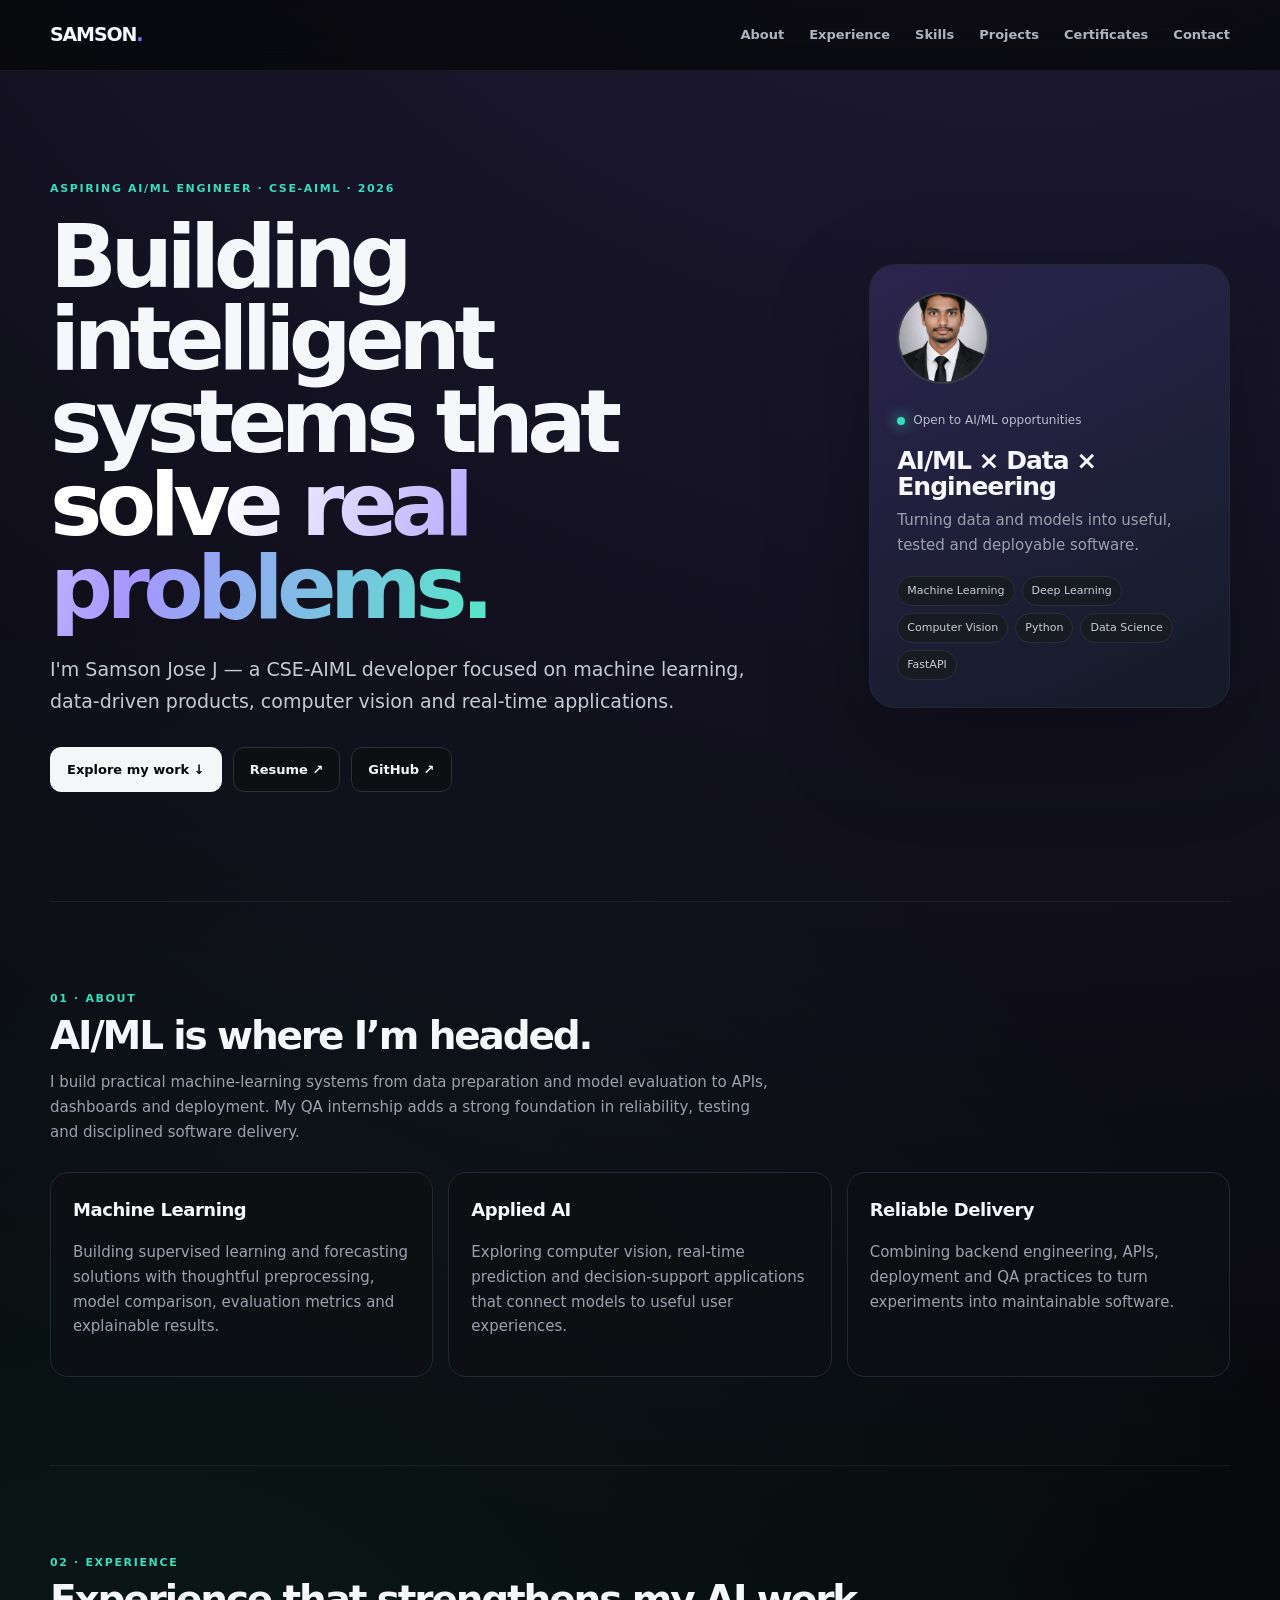
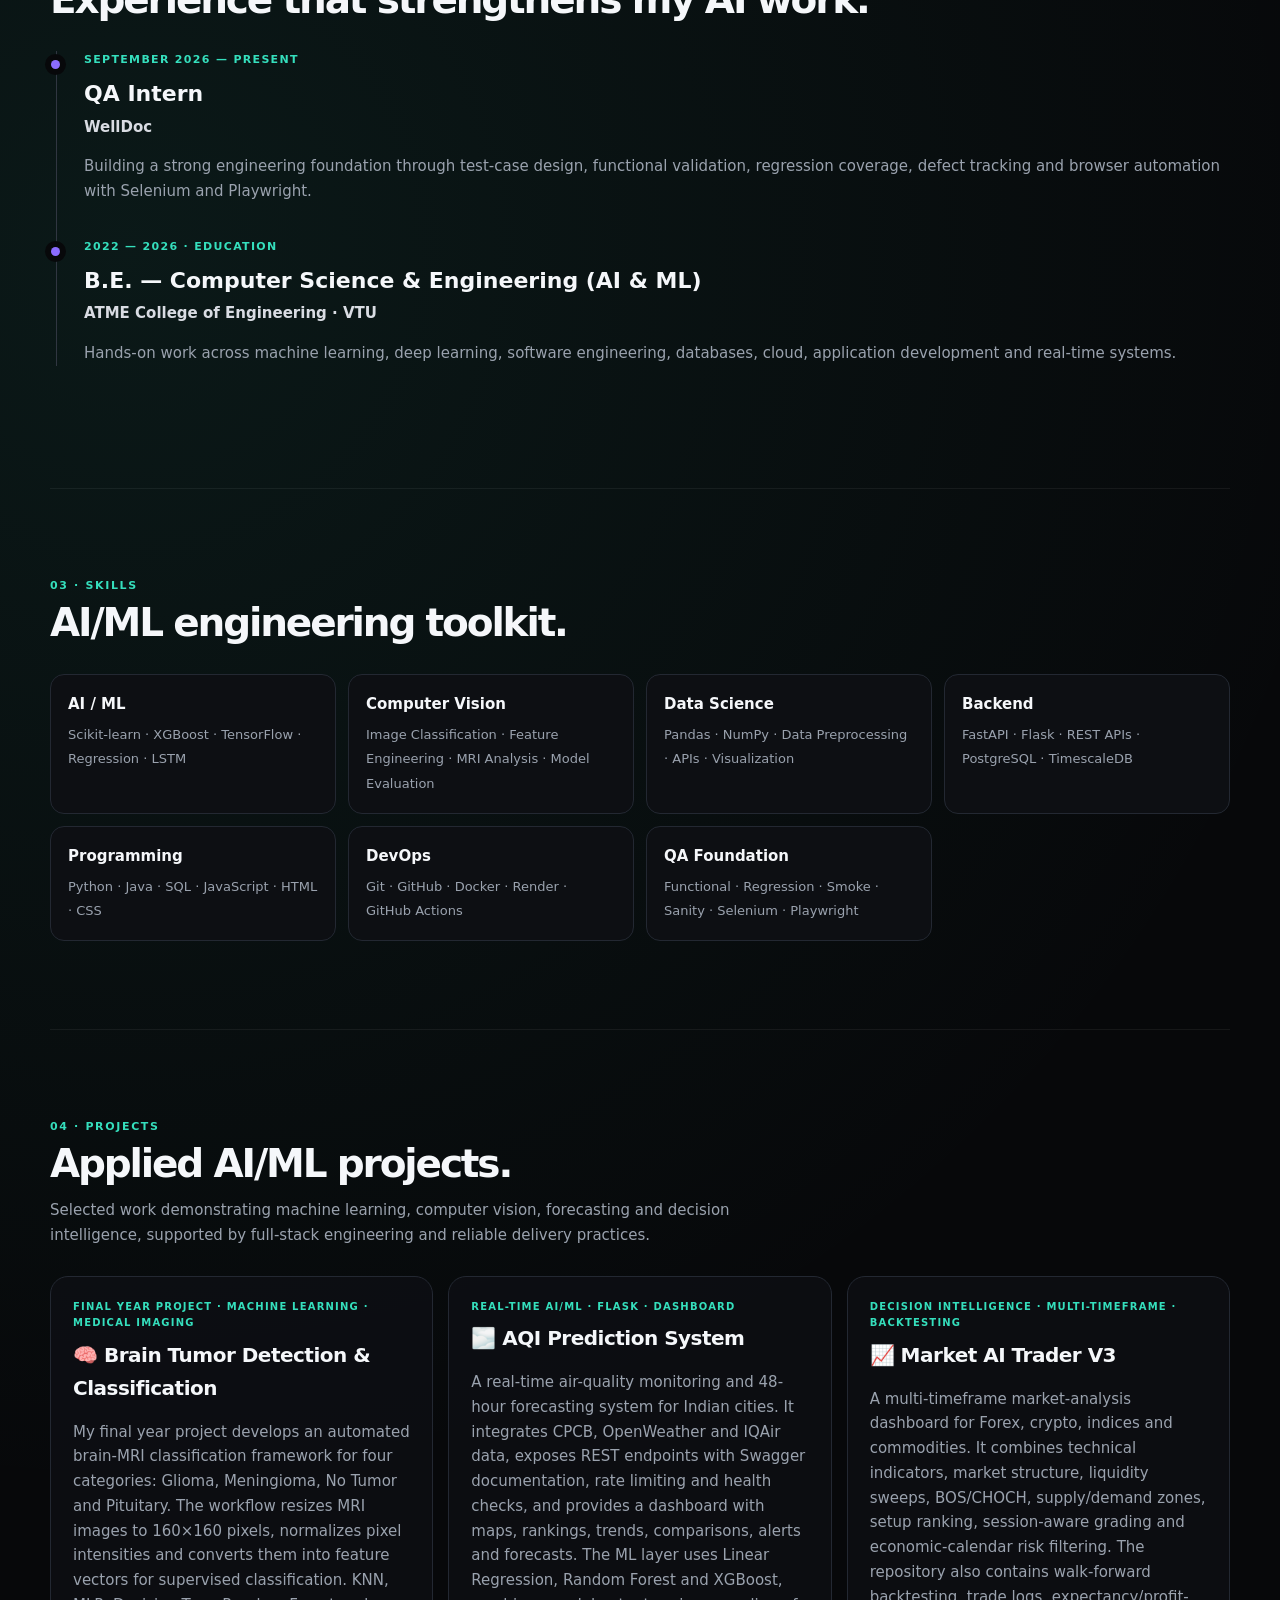
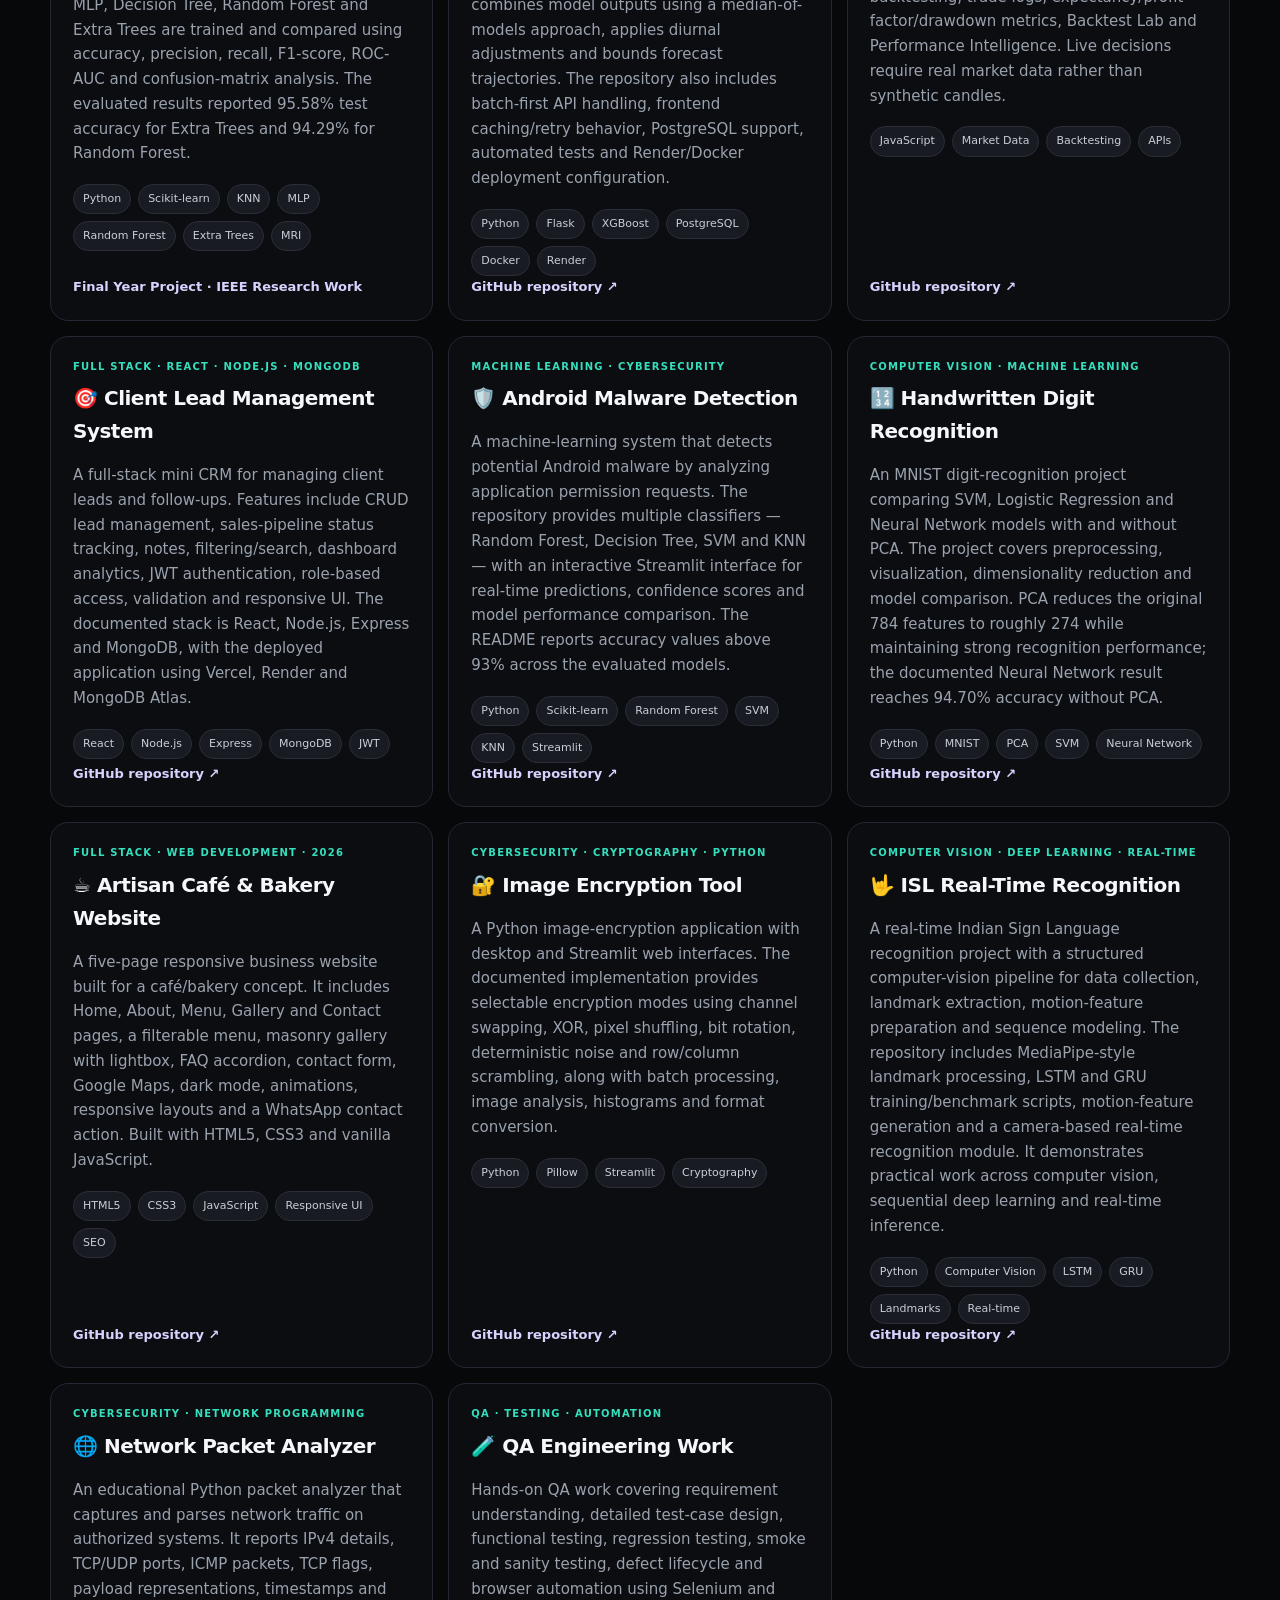
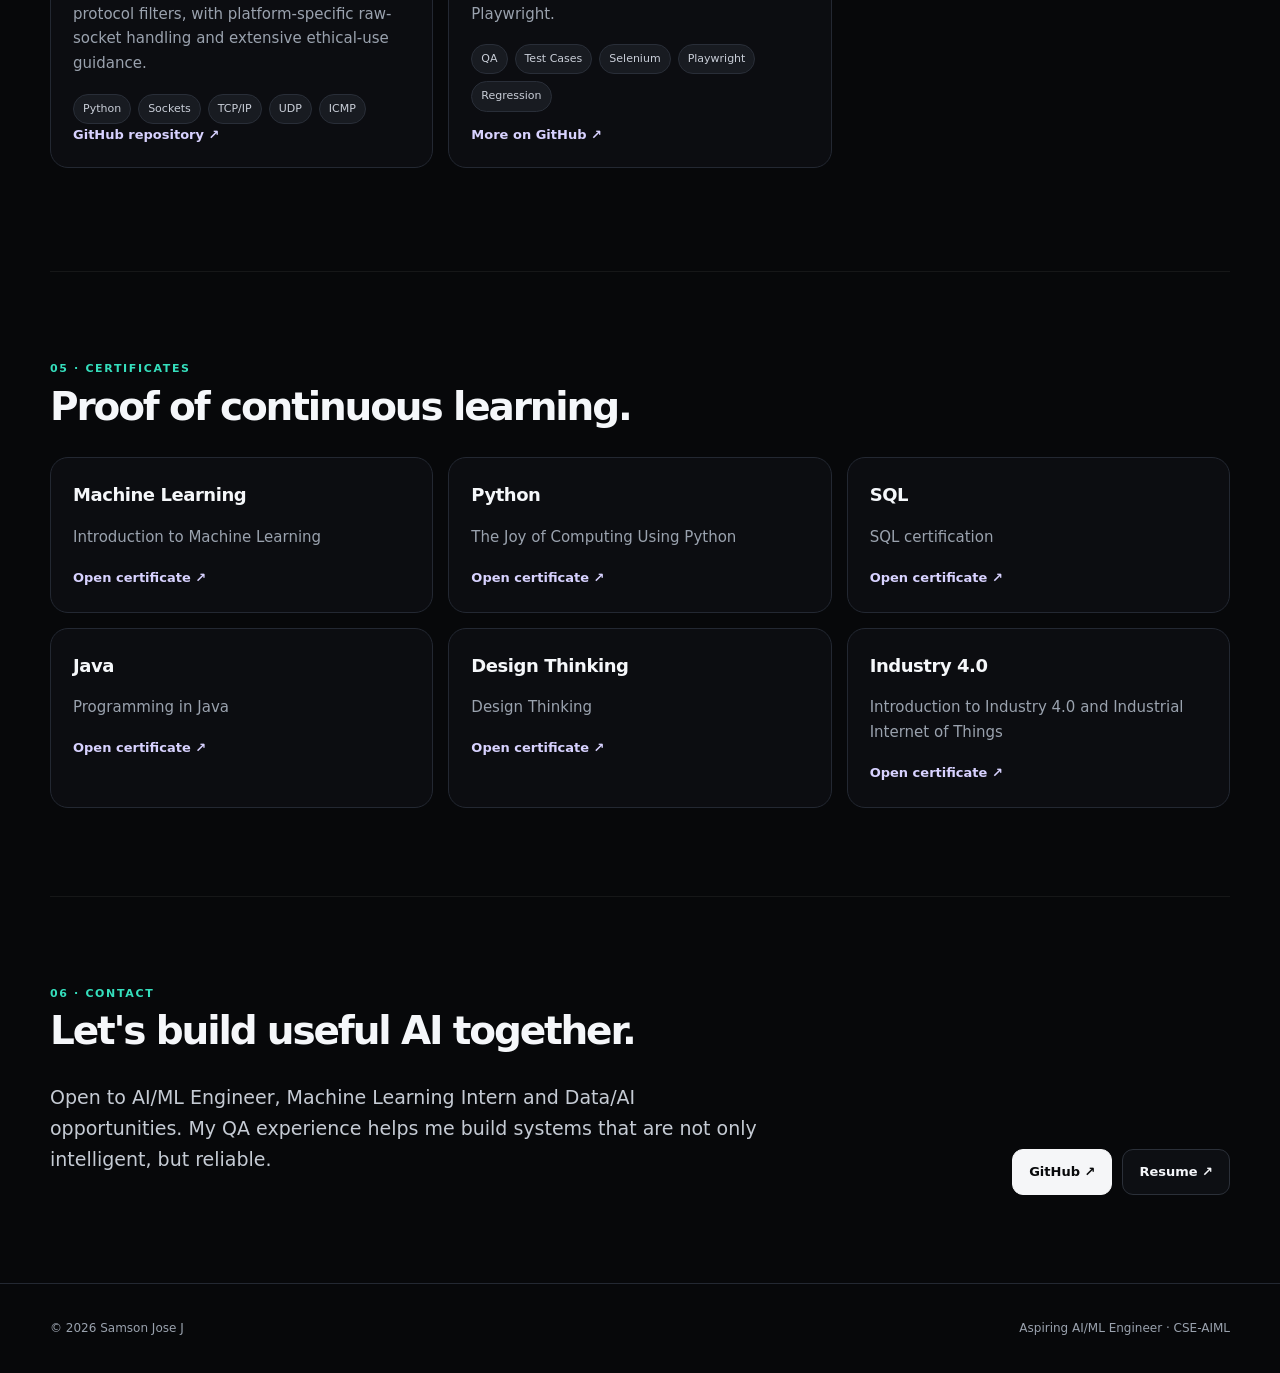
<file: index.html>
<!doctype html>
<html lang="en">
<head>
<meta charset="utf-8"><meta name="viewport" content="width=device-width,initial-scale=1">
<meta name="theme-color" content="#08090b">
<meta name="description" content="Samson Jose J — aspiring AI/ML Engineer and CSE-AIML developer building intelligent, data-driven and reliable applications.">
<meta name="keywords" content="Samson Jose J, AI ML Engineer, Machine Learning, Deep Learning, Python, CSE AIML, Data Science, WellDoc QA Intern">
<meta name="author" content="Samson Jose J">
<meta property="og:type" content="website"><meta property="og:title" content="Samson Jose J | Aspiring AI/ML Engineer"><meta property="og:description" content="CSE-AIML developer building intelligent applications with machine learning, data and software engineering.">
<title>Samson Jose J | Aspiring AI/ML Engineer</title>
<style>
:root{--bg:#07080a;--surface:#0d0f13;--surface2:#12151b;--text:#f5f7fa;--muted:#9aa2ae;--line:#232832;--purple:#8b6cff;--cyan:#35dfbd;--max:1180px}
*{box-sizing:border-box}html{scroll-behavior:smooth}body{margin:0;background:radial-gradient(circle at 80% -10%,rgba(139,108,255,.22),transparent 32%),radial-gradient(circle at 10% 30%,rgba(53,223,189,.08),transparent 28%),var(--bg);color:var(--text);font:15px/1.65 Inter,ui-sans-serif,system-ui,-apple-system,"Segoe UI",sans-serif}a{color:inherit;text-decoration:none}
.wrap{width:min(var(--max),calc(100% - 40px));margin:auto}
nav{position:sticky;top:0;z-index:100;background:rgba(7,8,10,.78);backdrop-filter:blur(18px);border-bottom:1px solid rgba(255,255,255,.06)}
.nav{height:70px;display:flex;align-items:center;justify-content:space-between}.brand{font-size:19px;font-weight:900;letter-spacing:-.06em}.brand i{font-style:normal;color:var(--purple)}.links{display:flex;gap:25px;color:#aeb4bf;font-size:13px;font-weight:650}.links a:hover{color:#fff}
.hero{min-height:calc(100vh - 70px);display:grid;grid-template-columns:1.35fr .65fr;gap:70px;align-items:center;padding:82px 0}.eyebrow{color:var(--cyan);font-weight:800;letter-spacing:.15em;text-transform:uppercase;font-size:11px}.hero h1{font-size:clamp(48px,7.2vw,88px);line-height:.94;letter-spacing:-.075em;margin:18px 0 25px}.gradient{background:linear-gradient(105deg,#fff 20%,#a696ff 58%,#55e7c7);-webkit-background-clip:text;background-clip:text;color:transparent}.lead{font-size:19px;color:#c5cbd4;max-width:720px}.actions{display:flex;flex-wrap:wrap;gap:11px;margin-top:30px}.btn{display:inline-flex;align-items:center;justify-content:center;padding:11px 16px;border:1px solid #2b3039;background:var(--surface);border-radius:11px;font-weight:750;font-size:13px;transition:.2s}.btn:hover{transform:translateY(-2px);border-color:#464d59}.btn.primary{background:#f5f6f8;color:#08090b;border-color:#f5f6f8}
.profile{background:linear-gradient(145deg,rgba(139,108,255,.17),rgba(53,223,189,.05));border:1px solid var(--line);border-radius:26px;padding:27px;box-shadow:0 35px 100px rgba(0,0,0,.28)}.avatar{width:92px;height:92px;object-fit:cover;border-radius:50%;border:2px solid #353a45}.availability{display:flex;align-items:center;gap:8px;color:#b8c0cb;font-size:12px;margin-top:19px}.dot{width:8px;height:8px;border-radius:50%;background:var(--cyan);box-shadow:0 0 14px var(--cyan)}.profile h2{font-size:25px;letter-spacing:-.04em;margin:17px 0 8px}.profile p{color:var(--muted);margin:0}.tags{display:flex;flex-wrap:wrap;gap:7px;margin-top:18px}.tag{font-size:11px;padding:5px 9px;border-radius:99px;background:#181b21;border:1px solid #292e38;color:#c9ced8}
section{padding:88px 0;border-top:1px solid rgba(255,255,255,.06)}section h2{font-size:39px;line-height:1.05;letter-spacing:-.055em;margin:8px 0 30px}.section-intro{color:var(--muted);max-width:720px;margin-top:-17px;margin-bottom:28px}
.grid{display:grid;grid-template-columns:repeat(3,1fr);gap:15px}.card{background:rgba(13,15,19,.85);border:1px solid var(--line);border-radius:18px;padding:22px;transition:.2s}.card:hover{transform:translateY(-3px);border-color:#343a46}.card h3{margin:0 0 8px;font-size:18px;letter-spacing:-.025em}.muted{color:var(--muted)}
.experience{border-left:1px solid #303641;padding-left:27px;margin-left:6px}.job{position:relative;margin-bottom:34px}.job:before{content:"";position:absolute;width:9px;height:9px;border-radius:50%;background:var(--purple);left:-33px;top:9px;box-shadow:0 0 0 6px var(--bg)}.date{font-size:11px;color:var(--cyan);font-weight:850;text-transform:uppercase;letter-spacing:.12em}.job h3{font-size:22px;margin:7px 0 2px}.job .company{color:#d9dce3;font-weight:700}
.skills{display:grid;grid-template-columns:repeat(4,1fr);gap:12px}.skill{padding:17px;border:1px solid var(--line);background:var(--surface);border-radius:14px}.skill b{display:block;margin-bottom:5px}.skill span{font-size:13px;color:var(--muted)}
.project{display:flex;flex-direction:column;min-height:300px}.project .grow{flex:1}.project .project-type{font-size:10px;color:var(--cyan);font-weight:850;text-transform:uppercase;letter-spacing:.12em}.project h3{font-size:20px;margin-top:7px;text-transform:capitalize}.repo{font-weight:750;color:#d8d2ff;font-size:13px}.repo:hover{text-decoration:underline}
.cert a{font-weight:700;color:#d8d2ff;font-size:13px}.contact{display:grid;grid-template-columns:1fr auto;gap:30px;align-items:end}.contact h2{max-width:650px}.socials{display:flex;gap:10px;flex-wrap:wrap}
footer{border-top:1px solid var(--line);padding:35px 0;color:var(--muted);font-size:12px}.footer{display:flex;justify-content:space-between}
@media(max-width:850px){.hero{grid-template-columns:1fr;gap:35px;padding:65px 0}.grid{grid-template-columns:1fr}.skills{grid-template-columns:repeat(2,1fr)}.contact{grid-template-columns:1fr}.links{gap:13px}.links a:nth-child(-n+2){display:none}}
@media(max-width:560px){.wrap{width:min(var(--max),calc(100% - 28px))}.nav{height:62px}.links{display:none}.hero{min-height:auto;padding:58px 0}.hero h1{font-size:49px}.lead{font-size:17px}.skills{grid-template-columns:1fr}section{padding:65px 0}section h2{font-size:32px}.profile{padding:21px}.footer{flex-direction:column;gap:7px}}
</style>
</head>
<body>
<nav><div class="wrap nav"><a class="brand" href="#">SAMSON<span class="brand"><i>.</i></span></a><div class="links"><a href="#about">About</a><a href="#experience">Experience</a><a href="#skills">Skills</a><a href="#projects">Projects</a><a href="#certificates">Certificates</a><a href="#contact">Contact</a></div></div></nav>
<main><div class="wrap">
<section class="hero" style="border:0">
<div><div class="eyebrow">Aspiring AI/ML Engineer · CSE-AIML · 2026</div>
<h1>Building intelligent systems that <span class="gradient">solve real problems.</span></h1>
<p class="lead">I'm Samson Jose J — a CSE-AIML developer focused on machine learning, data-driven products, computer vision and real-time applications.</p>
<div class="actions"><a class="btn primary" href="#projects">Explore my work ↓</a><a class="btn" href="resume.pdf">Resume ↗</a><a class="btn" href="https://github.com/Samson-lgs">GitHub ↗</a></div></div>
<div class="profile"><img class="avatar" src="profile-photo.jpeg" alt="Samson Jose J"><div class="availability"><span class="dot"></span> Open to AI/ML opportunities</div><h2>AI/ML × Data × Engineering</h2><p>Turning data and models into useful, tested and deployable software.</p><div class="tags"><span class="tag">Machine Learning</span><span class="tag">Deep Learning</span><span class="tag">Computer Vision</span><span class="tag">Python</span><span class="tag">Data Science</span><span class="tag">FastAPI</span></div></div>
</section>

<section id="about"><div class="eyebrow">01 · About</div><h2>AI/ML is where I’m headed.</h2><p class="section-intro">I build practical machine-learning systems from data preparation and model evaluation to APIs, dashboards and deployment. My QA internship adds a strong foundation in reliability, testing and disciplined software delivery.</p><div class="grid">
<div class="card"><h3>Machine Learning</h3><p class="muted">Building supervised learning and forecasting solutions with thoughtful preprocessing, model comparison, evaluation metrics and explainable results.</p></div>
<div class="card"><h3>Applied AI</h3><p class="muted">Exploring computer vision, real-time prediction and decision-support applications that connect models to useful user experiences.</p></div>
<div class="card"><h3>Reliable Delivery</h3><p class="muted">Combining backend engineering, APIs, deployment and QA practices to turn experiments into maintainable software.</p></div>
</div></section>

<section id="experience"><div class="eyebrow">02 · Experience</div><h2>Experience that strengthens my AI work.</h2><div class="experience">
<div class="job"><div class="date">September 2026 — Present</div><h3>QA Intern</h3><div class="company">WellDoc</div><p class="muted">Building a strong engineering foundation through test-case design, functional validation, regression coverage, defect tracking and browser automation with Selenium and Playwright.</p></div>
<div class="job"><div class="date">2022 — 2026 · Education</div><h3>B.E. — Computer Science & Engineering (AI & ML)</h3><div class="company">ATME College of Engineering · VTU</div><p class="muted">Hands-on work across machine learning, deep learning, software engineering, databases, cloud, application development and real-time systems.</p></div>
</div></section>

<section id="skills"><div class="eyebrow">03 · Skills</div><h2>AI/ML engineering toolkit.</h2><div class="skills">
<div class="skill"><b>AI / ML</b><span>Scikit-learn · XGBoost · TensorFlow · Regression · LSTM</span></div>
<div class="skill"><b>Computer Vision</b><span>Image Classification · Feature Engineering · MRI Analysis · Model Evaluation</span></div>
<div class="skill"><b>Data Science</b><span>Pandas · NumPy · Data Preprocessing · APIs · Visualization</span></div>
<div class="skill"><b>Backend</b><span>FastAPI · Flask · REST APIs · PostgreSQL · TimescaleDB</span></div>
<div class="skill"><b>Programming</b><span>Python · Java · SQL · JavaScript · HTML · CSS</span></div>
<div class="skill"><b>DevOps</b><span>Git · GitHub · Docker · Render · GitHub Actions</span></div>
<div class="skill"><b>QA Foundation</b><span>Functional · Regression · Smoke · Sanity · Selenium · Playwright</span></div>
</div></section>

<section id="projects"><div class="eyebrow">04 · Projects</div><h2>Applied AI/ML projects.</h2><p class="section-intro">Selected work demonstrating machine learning, computer vision, forecasting and decision intelligence, supported by full-stack engineering and reliable delivery practices.</p><div class="grid">
<div class="card project"><div class="grow"><div class="project-type">Final Year Project · Machine Learning · Medical Imaging</div><h3>🧠 Brain Tumor Detection & Classification</h3><p class="muted">My final year project develops an automated brain-MRI classification framework for four categories: Glioma, Meningioma, No Tumor and Pituitary. The workflow resizes MRI images to 160×160 pixels, normalizes pixel intensities and converts them into feature vectors for supervised classification. KNN, MLP, Decision Tree, Random Forest and Extra Trees are trained and compared using accuracy, precision, recall, F1-score, ROC-AUC and confusion-matrix analysis. The evaluated results reported 95.58% test accuracy for Extra Trees and 94.29% for Random Forest.</p><div class="tags"><span class="tag">Python</span><span class="tag">Scikit-learn</span><span class="tag">KNN</span><span class="tag">MLP</span><span class="tag">Random Forest</span><span class="tag">Extra Trees</span><span class="tag">MRI</span></div></div><span class="repo">Final Year Project · IEEE Research Work</span></div>
<div class="card project"><div class="grow"><div class="project-type">Real-time AI/ML · Flask · Dashboard</div><h3>🌫️ AQI Prediction System</h3><p class="muted">A real-time air-quality monitoring and 48-hour forecasting system for Indian cities. It integrates CPCB, OpenWeather and IQAir data, exposes REST endpoints with Swagger documentation, rate limiting and health checks, and provides a dashboard with maps, rankings, trends, comparisons, alerts and forecasts. The ML layer uses Linear Regression, Random Forest and XGBoost, combines model outputs using a median-of-models approach, applies diurnal adjustments and bounds forecast trajectories. The repository also includes batch-first API handling, frontend caching/retry behavior, PostgreSQL support, automated tests and Render/Docker deployment configuration.</p><div class="tags"><span class="tag">Python</span><span class="tag">Flask</span><span class="tag">XGBoost</span><span class="tag">PostgreSQL</span><span class="tag">Docker</span><span class="tag">Render</span></div></div><a class="repo" href="https://github.com/Samson-lgs/AQI_Prediction_Regression_RealTime">GitHub repository ↗</a></div>
<div class="card project"><div class="grow"><div class="project-type">Decision Intelligence · Multi-timeframe · Backtesting</div><h3>📈 Market AI Trader V3</h3><p class="muted">A multi-timeframe market-analysis dashboard for Forex, crypto, indices and commodities. It combines technical indicators, market structure, liquidity sweeps, BOS/CHOCH, supply/demand zones, setup ranking, session-aware grading and economic-calendar risk filtering. The repository also contains walk-forward backtesting, trade logs, expectancy/profit-factor/drawdown metrics, Backtest Lab and Performance Intelligence. Live decisions require real market data rather than synthetic candles.</p><div class="tags"><span class="tag">JavaScript</span><span class="tag">Market Data</span><span class="tag">Backtesting</span><span class="tag">APIs</span></div></div><a class="repo" href="https://github.com/Samson-lgs/market-ai-trader-v3">GitHub repository ↗</a></div>
<div class="card project"><div class="grow"><div class="project-type">Full Stack · React · Node.js · MongoDB</div><h3>🎯 Client Lead Management System</h3><p class="muted">A full-stack mini CRM for managing client leads and follow-ups. Features include CRUD lead management, sales-pipeline status tracking, notes, filtering/search, dashboard analytics, JWT authentication, role-based access, validation and responsive UI. The documented stack is React, Node.js, Express and MongoDB, with the deployed application using Vercel, Render and MongoDB Atlas.</p><div class="tags"><span class="tag">React</span><span class="tag">Node.js</span><span class="tag">Express</span><span class="tag">MongoDB</span><span class="tag">JWT</span></div></div><a class="repo" href="https://github.com/Samson-lgs/Future_FS_02">GitHub repository ↗</a></div>
<div class="card project"><div class="grow"><div class="project-type">Machine Learning · Cybersecurity</div><h3>🛡️ Android Malware Detection</h3><p class="muted">A machine-learning system that detects potential Android malware by analyzing application permission requests. The repository provides multiple classifiers — Random Forest, Decision Tree, SVM and KNN — with an interactive Streamlit interface for real-time predictions, confidence scores and model performance comparison. The README reports accuracy values above 93% across the evaluated models.</p><div class="tags"><span class="tag">Python</span><span class="tag">Scikit-learn</span><span class="tag">Random Forest</span><span class="tag">SVM</span><span class="tag">KNN</span><span class="tag">Streamlit</span></div></div><a class="repo" href="https://github.com/Samson-lgs/Malware-Detection">GitHub repository ↗</a></div>
<div class="card project"><div class="grow"><div class="project-type">Computer Vision · Machine Learning</div><h3>🔢 Handwritten Digit Recognition</h3><p class="muted">An MNIST digit-recognition project comparing SVM, Logistic Regression and Neural Network models with and without PCA. The project covers preprocessing, visualization, dimensionality reduction and model comparison. PCA reduces the original 784 features to roughly 274 while maintaining strong recognition performance; the documented Neural Network result reaches 94.70% accuracy without PCA.</p><div class="tags"><span class="tag">Python</span><span class="tag">MNIST</span><span class="tag">PCA</span><span class="tag">SVM</span><span class="tag">Neural Network</span></div></div><a class="repo" href="https://github.com/Samson-lgs/-Handwritten-Digit-Recognition-MNIST-">GitHub repository ↗</a></div>
<div class="card project"><div class="grow"><div class="project-type">Full Stack · Web Development · 2026</div><h3>☕ Artisan Café & Bakery Website</h3><p class="muted">A five-page responsive business website built for a café/bakery concept. It includes Home, About, Menu, Gallery and Contact pages, a filterable menu, masonry gallery with lightbox, FAQ accordion, contact form, Google Maps, dark mode, animations, responsive layouts and a WhatsApp contact action. Built with HTML5, CSS3 and vanilla JavaScript.</p><div class="tags"><span class="tag">HTML5</span><span class="tag">CSS3</span><span class="tag">JavaScript</span><span class="tag">Responsive UI</span><span class="tag">SEO</span></div></div><a class="repo" href="https://github.com/Samson-lgs/Future_FS_03">GitHub repository ↗</a></div>
<div class="card project"><div class="grow"><div class="project-type">Cybersecurity · Cryptography · Python</div><h3>🔐 Image Encryption Tool</h3><p class="muted">A Python image-encryption application with desktop and Streamlit web interfaces. The documented implementation provides selectable encryption modes using channel swapping, XOR, pixel shuffling, bit rotation, deterministic noise and row/column scrambling, along with batch processing, image analysis, histograms and format conversion.</p><div class="tags"><span class="tag">Python</span><span class="tag">Pillow</span><span class="tag">Streamlit</span><span class="tag">Cryptography</span></div></div><a class="repo" href="https://github.com/Samson-lgs/PRODIGY_CS_02">GitHub repository ↗</a></div>
<div class="card project"><div class="grow"><div class="project-type">Computer Vision · Deep Learning · Real-time</div><h3>🤟 ISL Real-Time Recognition</h3><p class="muted">A real-time Indian Sign Language recognition project with a structured computer-vision pipeline for data collection, landmark extraction, motion-feature preparation and sequence modeling. The repository includes MediaPipe-style landmark processing, LSTM and GRU training/benchmark scripts, motion-feature generation and a camera-based real-time recognition module. It demonstrates practical work across computer vision, sequential deep learning and real-time inference.</p><div class="tags"><span class="tag">Python</span><span class="tag">Computer Vision</span><span class="tag">LSTM</span><span class="tag">GRU</span><span class="tag">Landmarks</span><span class="tag">Real-time</span></div></div><a class="repo" href="https://github.com/Samson-lgs/ISL_RealTime_Recognition">GitHub repository ↗</a></div>
<div class="card project"><div class="grow"><div class="project-type">Cybersecurity · Network Programming</div><h3>🌐 Network Packet Analyzer</h3><p class="muted">An educational Python packet analyzer that captures and parses network traffic on authorized systems. It reports IPv4 details, TCP/UDP ports, ICMP packets, TCP flags, payload representations, timestamps and protocol filters, with platform-specific raw-socket handling and extensive ethical-use guidance.</p><div class="tags"><span class="tag">Python</span><span class="tag">Sockets</span><span class="tag">TCP/IP</span><span class="tag">UDP</span><span class="tag">ICMP</span></div></div><a class="repo" href="https://github.com/Samson-lgs/PRODIGY_CS_05">GitHub repository ↗</a></div>
<div class="card project"><div class="grow"><div class="project-type">QA · Testing · Automation</div><h3>🧪 QA Engineering Work</h3><p class="muted">Hands-on QA work covering requirement understanding, detailed test-case design, functional testing, regression testing, smoke and sanity testing, defect lifecycle and browser automation using Selenium and Playwright.</p><div class="tags"><span class="tag">QA</span><span class="tag">Test Cases</span><span class="tag">Selenium</span><span class="tag">Playwright</span><span class="tag">Regression</span></div></div><a class="repo" href="https://github.com/Samson-lgs">More on GitHub ↗</a></div>
</div><div id="github-projects" class="grid" style="margin-top:15px"></div></section>

<section id="certificates"><div class="eyebrow">05 · Certificates</div><h2>Proof of continuous learning.</h2><div class="grid">
<div class="card cert"><h3>Machine Learning</h3><p class="muted">Introduction to Machine Learning</p><a href="certificates/Introduction To Machine Learning.pdf">Open certificate ↗</a></div>
<div class="card cert"><h3>Python</h3><p class="muted">The Joy of Computing Using Python</p><a href="certificates/The Joy Of Computing Using Python.pdf">Open certificate ↗</a></div>
<div class="card cert"><h3>SQL</h3><p class="muted">SQL certification</p><a href="certificates/SQL.pdf">Open certificate ↗</a></div>
<div class="card cert"><h3>Java</h3><p class="muted">Programming in Java</p><a href="certificates/Programming In Java.pdf">Open certificate ↗</a></div>
<div class="card cert"><h3>Design Thinking</h3><p class="muted">Design Thinking</p><a href="certificates/design thinking.pdf">Open certificate ↗</a></div>
<div class="card cert"><h3>Industry 4.0</h3><p class="muted">Introduction to Industry 4.0 and Industrial Internet of Things</p><a href="certificates/Introduction To Industry 4.0 And Industrial Internet of Things.pdf">Open certificate ↗</a></div>
</div></section>

<section id="contact"><div class="contact"><div><div class="eyebrow">06 · Contact</div><h2>Let's build useful AI together.</h2><p class="lead">Open to AI/ML Engineer, Machine Learning Intern and Data/AI opportunities. My QA experience helps me build systems that are not only intelligent, but reliable.</p></div><div class="socials"><a class="btn primary" href="https://github.com/Samson-lgs">GitHub ↗</a><a class="btn" href="resume.pdf">Resume ↗</a></div></div></section>
</div></main>
<footer><div class="wrap footer"><span>© 2026 Samson Jose J</span><span>Aspiring AI/ML Engineer · CSE-AIML</span></div></footer>
<script>
(async()=>{const box=document.getElementById('github-projects');try{const r=await fetch('https://api.github.com/users/Samson-lgs/repos?sort=updated&per_page=12');const repos=await r.json();if(!Array.isArray(repos))return;repos.filter(x=>x.name!=='samson-lgs.github.io'&&!x.fork&&!['Future_FS_01','PRODIGY_CS_03','PRODIGY_CS_04','PRODIGY_CS_05','ISL_RealTime_Recognition','market-ai-trader-v3','AQI_Prediction_Regression_RealTime','Malware-Detection','-Handwritten-Digit-Recognition-MNIST-','Future_FS_02','Future_FS_03'].includes(x.name)).slice(0,6).forEach(x=>{const d=document.createElement('div');d.className='card project';d.innerHTML='<div class="grow"><div class="project-type">GitHub · '+(x.language||'Project')+'</div><h3>'+x.name.replaceAll('-',' ')+'</h3><p class="muted">'+(x.description||'Software project by Samson Jose J.')+'</p></div><a class="repo" href="'+x.html_url+'">View repository ↗</a>';box.appendChild(d)})}catch(e){}})();
</script>
</body></html>
</file>
